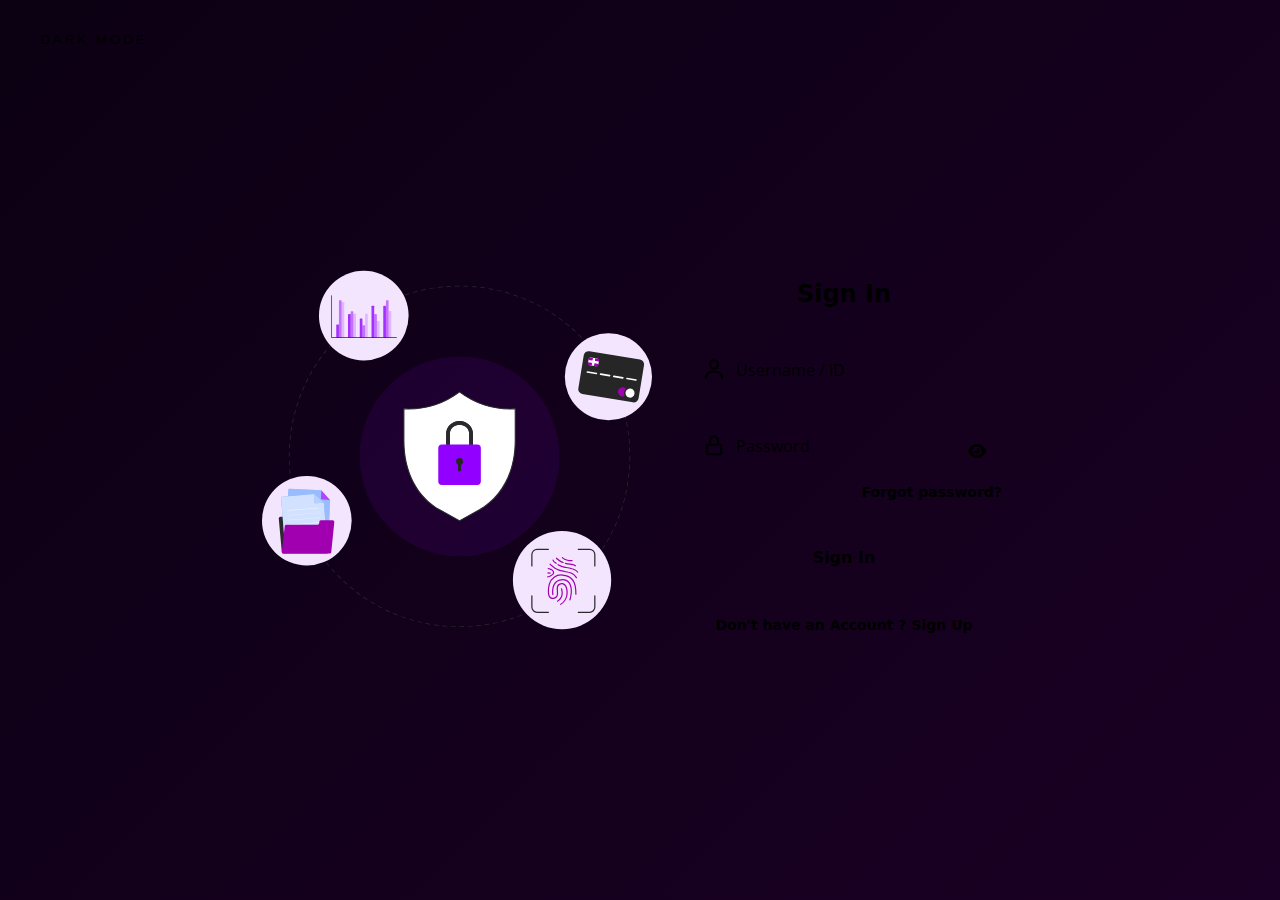
<file: index.html>
<!DOCTYPE html>
<html lang="en">
    <head>
        <meta charset="UTF-8">
        <meta http-equiv="X-UA-Compatible" content="IE=edge">
        <meta name="viewport" content="width=device-width, initial-scale=1.0">

        <!-- ===== CSS ===== -->
        <link rel="stylesheet" href="css/styles.css">
        <link rel="stylesheet" href="css/bg_animation.css">
        <link rel="stylesheet" href="https://cdnjs.cloudflare.com/ajax/libs/font-awesome/6.1.1/css/all.min.css">
 
    
        <!-- ===== BOX ICONS ===== -->
        <link href='https://cdn.jsdelivr.net/npm/boxicons@2.0.5/css/boxicons.min.css' rel='stylesheet'>

        <title>Login</title>
    </head>
    <body>
        <button class=" btn-toggle" role="button">DARK MODE</button>

        <div class="login">
            <div class="login__content">
                <div class="login__img">
                    <img src="imgages/img-login-1.svg" alt="">
                </div>

                <div class="login__forms">
                    <form action="" class="login__registre" id="login-in">
                        <h1 class="login__title">Sign In</h1>
    
                        <div class="login__box">
                            <i class='bx bx-user login__icon'></i>
                            <input type="text" placeholder="Username / ID" class="login__input">
                        </div>
    
                        <div class="login__box">
                            <i class='bx bx-lock-alt login__icon'></i>
                            <input type="password" placeholder="Password" class="login__input" id="password">
                            <i class="fa-solid fa-eye" id="eye"></i>
                        </div>

                        <a href="verification.html" class="login__forgot">Forgot password?</a>

                        <a href="dashboard.html" class="login__button">Sign In</a>

                        <div>
                            <span class="login__account">Don't have an Account ?</span>
                            <span class="login__signin" id="sign-up">Sign Up</span>
                        </div>
                    </form>

                    <form action="" class="login__create none" id="login-up">
                        <h1 class="login__title">Create Account</h1>
    
                        <div class="login__box">
                            <i class='bx bx-user login__icon'></i>
                            <input type="text" placeholder="Username" class="login__input">
                        </div>


                        <div class="login__box">
                            <i class='bx bx-lock-alt login__icon'></i>
                            <input type="password" placeholder="Password" class="login__input" id="password2">
                            <i class="fa-solid fa-eye" id="eye2"></i>
                        </div>

    
                        <div class="login__box">
                            <i class='bx bx-at login__icon'></i>
                            <input type="text" placeholder="Email" class="login__input">
                        </div>

                        
                        <a href="verification.html" id="" class="login__button">Sign Up</a>

                        <div>
                            <span class="login__account">Already have an Account ?</span>
                            <span class="login__signup" id="sign-in">Sign In</span>
                        </div>

                         <div class="login__social">
                            <a href="https://web.facebook.com/" class="login__social-icon"><i class='bx bxl-facebook' ></i></a>
                            <a href="https://twitter.com/" class="login__social-icon"><i class='bx bxl-twitter' ></i></a>
                            <a href="https://g.dev/chathura_mahanama" class="login__social-icon"><i class='bx bxl-google' ></i></a>
                        </div> 
                    </form>
                </div>
            </div>
        </div>

        <!--===== MAIN JS =====-->
        <script src="scripts/main.js"></script>
        <script src="scripts/animation.js"></script>
        <script src="scripts/dark_mode.js"></script>
    </body> 
</html>
</file>
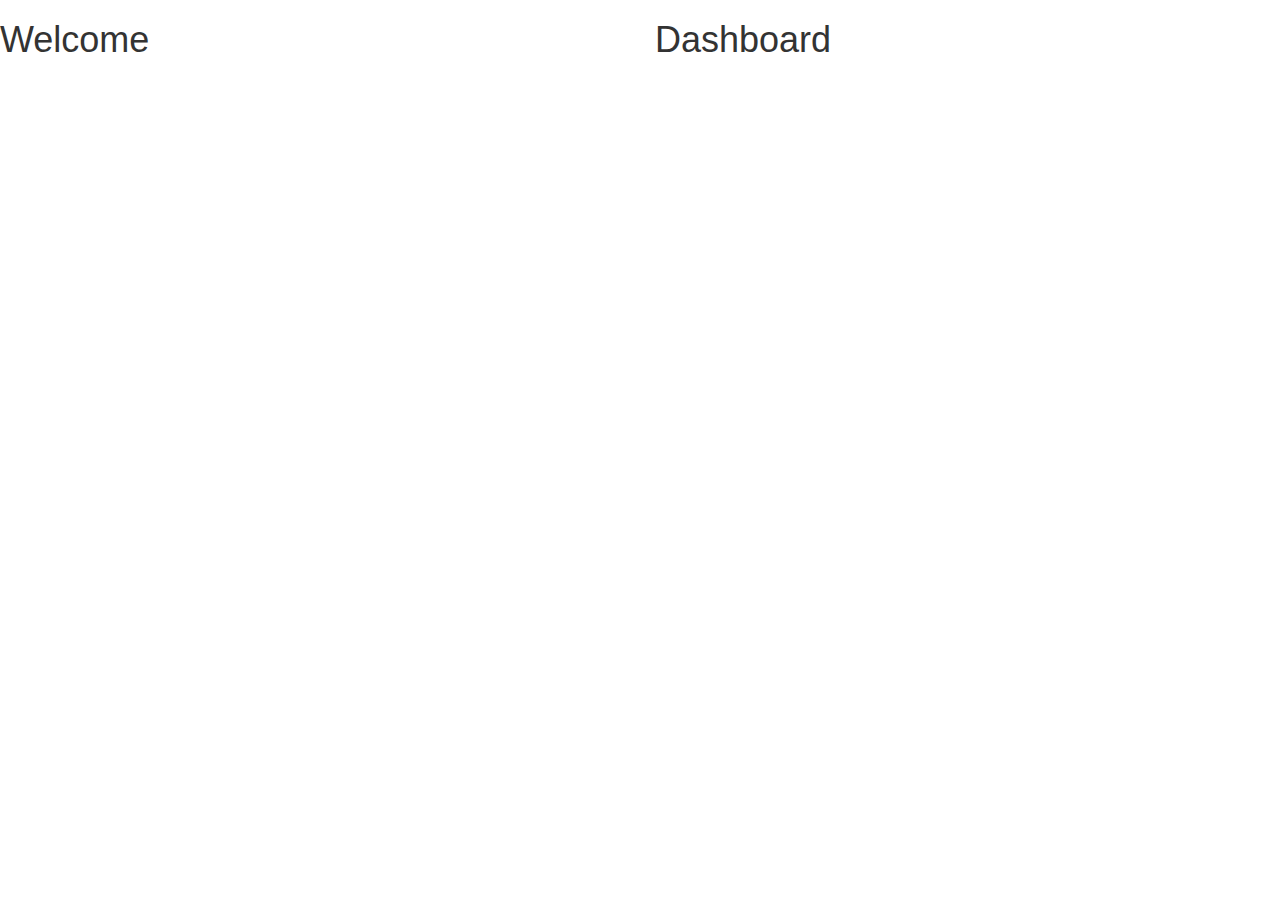
<file: dashboard.html>
<!DOCTYPE html>
<html lang="en">
<head>
    <meta charset="UTF-8">
    <meta http-equiv="X-UA-Compatible" content="IE=edge">
    <meta name="viewport" content="width=device-width, initial-scale=1.0">
    
    <!-- ============ Bootstrap links =============== -->
    <link rel="stylesheet" href="https://maxcdn.bootstrapcdn.com/bootstrap/3.4.1/css/bootstrap.min.css">

    <title>dashboard</title>
</head>
<body>
   <h1> <div class="row">
        <div class="col-sm-6">Welcome</div>
        <div class="col-sm-6">Dashboard</div>
      </div>
    </h1>
</body>
</html>
</file>
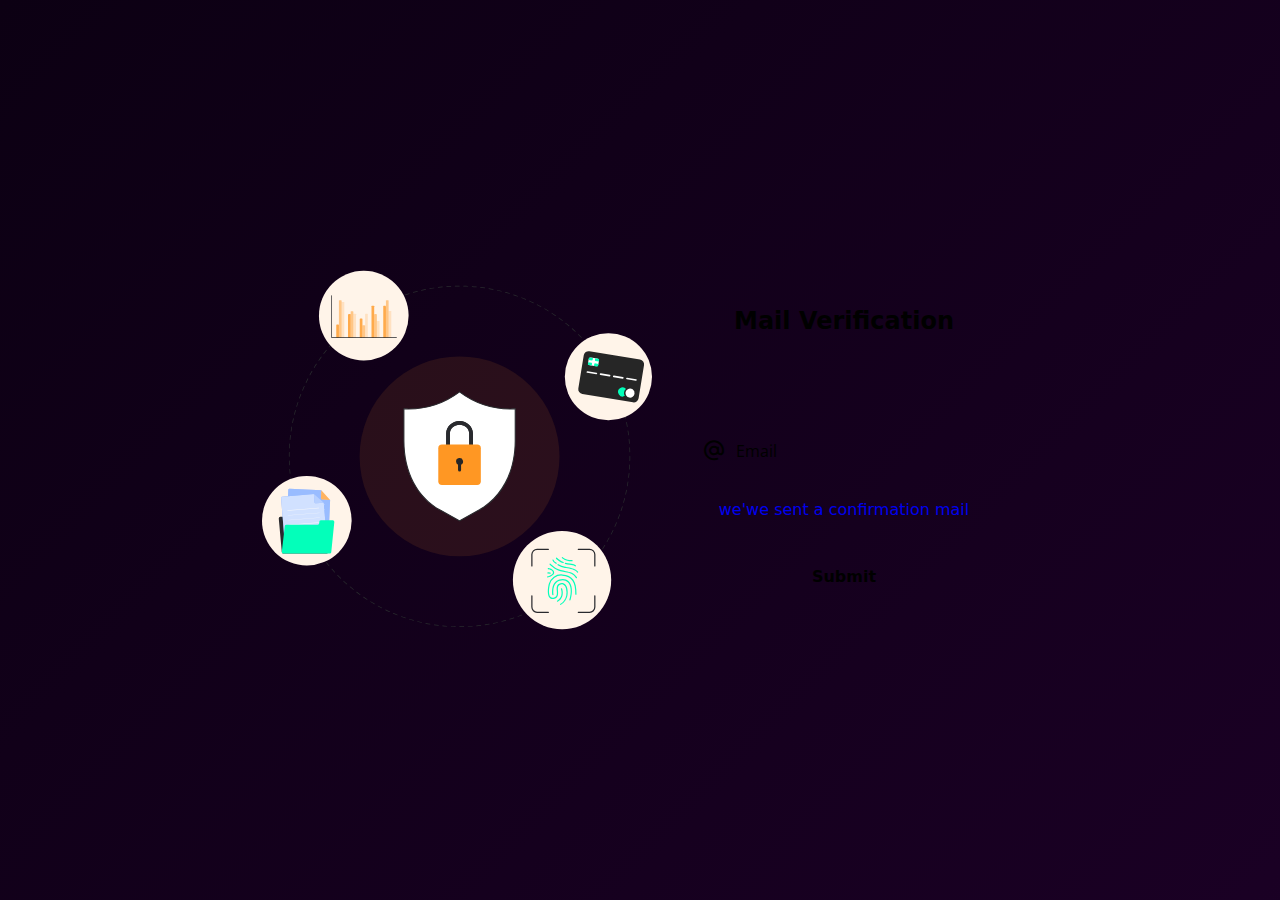
<file: verification.html>
<!DOCTYPE html>
<html lang="en">
    <head>
        <meta charset="UTF-8">
        <meta http-equiv="X-UA-Compatible" content="IE=edge">
        <meta name="viewport" content="width=device-width, initial-scale=1.0">

        <!-- ===== all CSS links ===== -->
        <link rel="stylesheet" href="css/styles.css">
        <link rel="stylesheet" href="css/bg_animation.css">
        <link rel="stylesheet" href="https://cdnjs.cloudflare.com/ajax/libs/font-awesome/6.1.1/css/all.min.css">

    
        <!-- ===== for ICONS ===== -->
        <link href='https://cdn.jsdelivr.net/npm/boxicons@2.0.5/css/boxicons.min.css' rel='stylesheet'>

        <title>verification</title>
    </head>
    <body>
        <!-- <button class="btn-toggle">Dark/light-Mode</button> -->
        <div class="login">
            <div class="login__content">
                <div class="login__img">
                    <img src="imgages/Data.svg" alt="">
                </div>

                <div class="login__forms">
                    <form action="" class="login__registre" id="login-in">
                        <h1 class="login__title">Mail Verification</h1>
                        <br><br>

                        <div class="login__box">
                            <i class='bx bx-at login__icon'></i>
                            <input type="text" placeholder="Email" class="login__input">
                        </div>
    
                        
                        <br>
                        <a href="#####" >we'we sent a confirmation mail</a>

                        <a href="#####" id="sign-up" class="login__button">Submit</a>

                    </form>

                    <form action="" class="login__create none" id="login-up">
                        <h1 class="login__title"> Mail - confirmation</h1>

                        <div class="login__box">
                            <input type="text" placeholder="CODE" class="login__input">
                        </div>
    
                        

                        <a href="dashboard.html" class="login__button">Confirm</a>

                        <div>
                            <span class="login__account">have another account?  (valid-registerd)</span><br>
                            <span href="index.html" class="login__signup" id="sign-in"> Click hear!</span>
                        </div>

                        
                    </form>
                </div>
            </div>
        </div>

        <!--===== main javascript files =====-->
        <script src="scripts/main.js"></script>
        <script src="scripts/animation.js"></script>
        <script src="scripts/dark_mode.js"></script>
    </body>
</html>
</file>
<file: css/styles.css>
/*===== Google_font_import_url =====*/
@import url("https://fonts.googleapis.com/css2?family=Open+Sans:wght@400;600;700&display=swap");

/*===== CSS_VARIABLES  =====*/
:root{
  /*===== Font and typography =====*/
  --body-font: 'Open Sans', sans-serif;
  --h1-font-size: 1.5rem;
  --normal-font-size: .938rem;
  --small-font-size: .813rem;
}
/* ========== Reselution ================ */
@media screen and (min-width: 768px){
  :root{
    --normal-font-size: 1rem;
    --small-font-size: .875rem;
  }
/* 
    .btn-toggle,
    .btn-toggle:after {
      width: 200px;
      height: 86px;
      line-height: 88px;
    } */
  
}

/*===== BASE_Border =====*/
*,::before,::after{
  box-sizing: border-box;
}

body{
  margin: 0;
  padding: 0;
  font-family: var(--body-font);
  font-size: var(--normal-font-size);
  color: var(--first-color-dark);
}

h1{
  margin: 0;
}

a{
  text-decoration: none;
}

img{
  max-width: 100%;
  height: auto;
  display: block;
}

/*===== LOGIN =====*/
.login{
  display: grid;
  grid-template-columns: 100%;
  height: 100vh;
  margin-left: 1.5rem;
  margin-right: 1.5rem;
}

.login__content{
  display: grid;
}

.login__img{
  justify-self: center;
}

.login__img img{
  width: 310px;
  margin-top: 1.5rem;
}

.login__forms{
  position: relative;
  height: 368px;
}

.login__registre, .login__create{
  position: absolute;
  bottom: 1rem;
  width: 100%;
  background-color: var(--first-color-lighten);
  padding: 2rem 1rem;
  border-radius: 1rem;
  text-align: center;
  box-shadow: 0 0px 100px var(--first-color);              /*  shadow glowing */
  animation-duration: .4s;
  animation-name: animate-login;
}

@keyframes animate-login{
  0%{
    transform: scale(1,1);
  }
  50%{
    transform: scale(1.1,1.1);
  }
  100%{
    transform: scale(1,1);
  }
}

.login__title{
  font-size: var(--h1-font-size);
  margin-bottom: 2rem;
}

.login__box{
  display: grid;
  grid-template-columns: max-content 1fr;
  column-gap: .5rem;
  padding: 1.125rem 1rem;
  background-color: var(--btn-color);               /* ============================== adding btn color =============================*/
  margin-top: 1rem;
  border-radius: .5rem;
}

.login__icon{
  font-size: 1.5rem;
  color: var(--first-color);
}

.login__input{
  border: none;
  outline: none;
  font-size: var(--normal-font-size);
  font-weight: 2rem;
  color: var(--eye-blink);
  background: none;
}

 .fa-eye{                               
  position: absolute;
  top: 12.2rem;
  right: 2rem;
  cursor: pointer;
  color: var(--eye-blink);
}

.login__input::placeholder{
  font-size: var(--normal-font-size);
  font-family: var(--body-font);
  color: var(--first-color-light);
}

.login__forgot{
  display: block;
  width: max-content;
  margin-left: auto;
  margin-top: .5rem;
  font-size: var(--small-font-size);
  font-weight: 600;
  color: var(--first-color-light);
}

.login__button{
  display: block;
  padding: 1rem;
  margin: 2rem 0;
  background-color: var(--first-color);
  color:var(--btn-color);                        /*  button color */
  font-weight: 600;
  text-align: center;
  border-radius: .5rem;
  transition: .3s;
}

.login__button:hover{
  background-color: var(--first-color-dark);
}

.login__account, .login__signin, .login__signup{
  font-weight: 600;
  font-size: var(--small-font-size);
}

.login__account{
  color: var(--first-color-dark);
}

.login__signin, .login__signup{
  color: var(--first-color);
  cursor: pointer;
}

.login__social{
  margin-top: 2rem;
}

.login__social-icon{
  font-size: 1.5rem;
  color: var(--first-color-dark);
  margin: 0 1.5rem;
}

/*Show login*/
.block{
  display: block;
}

/*Hidden login*/
.none{
  display: none;
}

/* ===== MEDIA QUERIES =====*/
@media screen and (min-width: 576px){
  .login__forms{
    width: 348px;
    justify-self: center;
    font-size: var(--normal-font-size);
  }
/* ================================================================dark mmode media queries========================================================= */
  /* .btn-toggle,
  .btn-toggle:after {
    width: 200px;
    height: 43px;
    line-height: 44px;
  } */
}

@media screen and (min-width: 1024px){
  .login{
    height: 100vh;
    overflow: hidden;
  }

  .login__content{
    grid-template-columns: repeat(2, max-content);
    justify-content: center;
    align-items: center;
    margin-left: 10rem;
  }

  .login__img{
    display: flex;
    width: 600px;
    height: 588px;
    background-color: var(--first-color-lighten);
    border-radius: 1rem;
    padding-left: 1rem;
  }

  .login__img img{
    width: 390px;
    margin-top: 0;
  }

  .login__registre, .login__create{
    left: -11rem;
  }

  .login__registre{
    bottom: -2rem;
  }

  .login__create{
    bottom: -5.5rem;
  }
/* =======================================================   button media quiris====================================================== */
  /* .btn-toggle,
  .btn-toggle:after {
    width: 200px;
    height: 86px;
    line-height: 88px;
  } */
}














/* =================================================================  Dark mode  ================================== */


@media (prefers-color-scheme: dark) {
  body {
    --text-color: #eee;
    /* --bkg-color: #121212; */
    --btn-color: rgb(45, 45, 45);
    --first-color: 	#865DFF;
    --first-color-dark: #555dff;
    --first-color-light: #555454;
    --first-color-lighten: #0c0c0ce1;
    --eye-blink:rgb(172, 172, 172);
  }
  body.light-theme {
    --text-color: #0c0c0ce1;
    --btn-color: rgb(172, 172, 172);
    --first-color: #0E8388;
    --first-color-dark: #555dff;
    --first-color-light: #423f3b;
    --first-color-lighten: #fcf8ecdc;
    --eye-blink:rgb(45, 45, 45);
  }
}

* {
  font-family:system-ui, -apple-system, BlinkMacSystemFont, 'Segoe UI', Roboto, Oxygen, Ubuntu, Cantarell, 'Open Sans', 'Helvetica Neue', sans-serif;
}

/* body {
  background: var(--bkg-color);
} */

h1,
p {
  color: var(--text-color);
}



















/* ==========================================     dark mode button with animation =========================================== */


/* BUTTON GLITCH */
.btn-toggle,
.btn-toggle:after {
  width: 140px;
  height: 47px;
  line-height: 20px;
  margin-top: 1rem;
  margin-left: 1.5rem;
  font-family:'Segoe UI', Tahoma, Geneva, Verdana, sans-serif, 'Times New Roman', Times, serif;
  background: linear-gradient(45deg, transparent 5%, var( --first-color) 5%);
  border: 0;
  color:var(--text-color);
  letter-spacing: 3px;
  box-shadow: 6px 0px 0px var(--btn-color);
  outline: transparent;
  position: absolute;
  user-select: none;
  -webkit-user-select: none;
  touch-action: manipulation;
}

.btn-toggle:after {
  --slice-0: inset(50% 50% 50% 50%);
  --slice-1: inset(80% -6px 0 0);
  --slice-2: inset(50% -6px 30% 0);
  --slice-3: inset(10% -6px 85% 0);
  --slice-4: inset(40% -6px 43% 0);
  --slice-5: inset(80% -6px 5% 0);
  
  content: ' LIGHT MODE';
  display: block;
  position: absolute;
  top: 0;
  left: 0;
  right: 0;
  bottom: 0;
  background: linear-gradient(45deg, transparent 3%, #ffffff 3%, #ff0000 5%, #040404e2 5%);
  text-shadow: -3px -3px 0px #0272fb, 3px 3px 0px #fc03a5;
  clip-path: var(--slice-0);
}

.btn-toggle:hover:after {
  animation: 1s toggle;
  animation-timing-function: steps(2, end);
}

@keyframes toggle {
  0% {
    clip-path: var(--slice-1);
    transform: translate(-20px, -10px);
  }
  10% {
    clip-path: var(--slice-3);
    transform: translate(10px, 10px);
  }
  20% {
    clip-path: var(--slice-1);
    transform: translate(-10px, 10px);
  }
  30% {
    clip-path: var(--slice-3);
    transform: translate(0px, 5px);
  }
  40% {
    clip-path: var(--slice-2);
    transform: translate(-5px, 0px);
  }
  50% {
    clip-path: var(--slice-3);
    transform: translate(5px, 0px);
  }
  60% {
    clip-path: var(--slice-4);
    transform: translate(5px, 10px);
  }
  70% {
    clip-path: var(--slice-2);
    transform: translate(-10px, 10px);
  }
  80% {
    clip-path: var(--slice-5);
    transform: translate(20px, -10px);
  }
  90% {
    clip-path: var(--slice-1);
    transform: translate(-10px, 0px);
  }
  100% {
    clip-path: var(--slice-1);
    transform: translate(0);
  }
}
</file>
<file: css/bg_animation.css>
html, body {
    width: 100%;
    height:100%;
  }
  
  body {
      background:linear-gradient(-45deg, #000000, #603c63, #1f002a, #0c0013);
      background-size: 400% 400%;
      animation: gradient 20s ease infinite;
  }
  
  @keyframes gradient {
      0% {
          background-position: 0% 50%;
      }
      50% {
          background-position: 100% 50%;
      }
      100% {
          background-position: 0% 50%;
      }
  }
</file>
